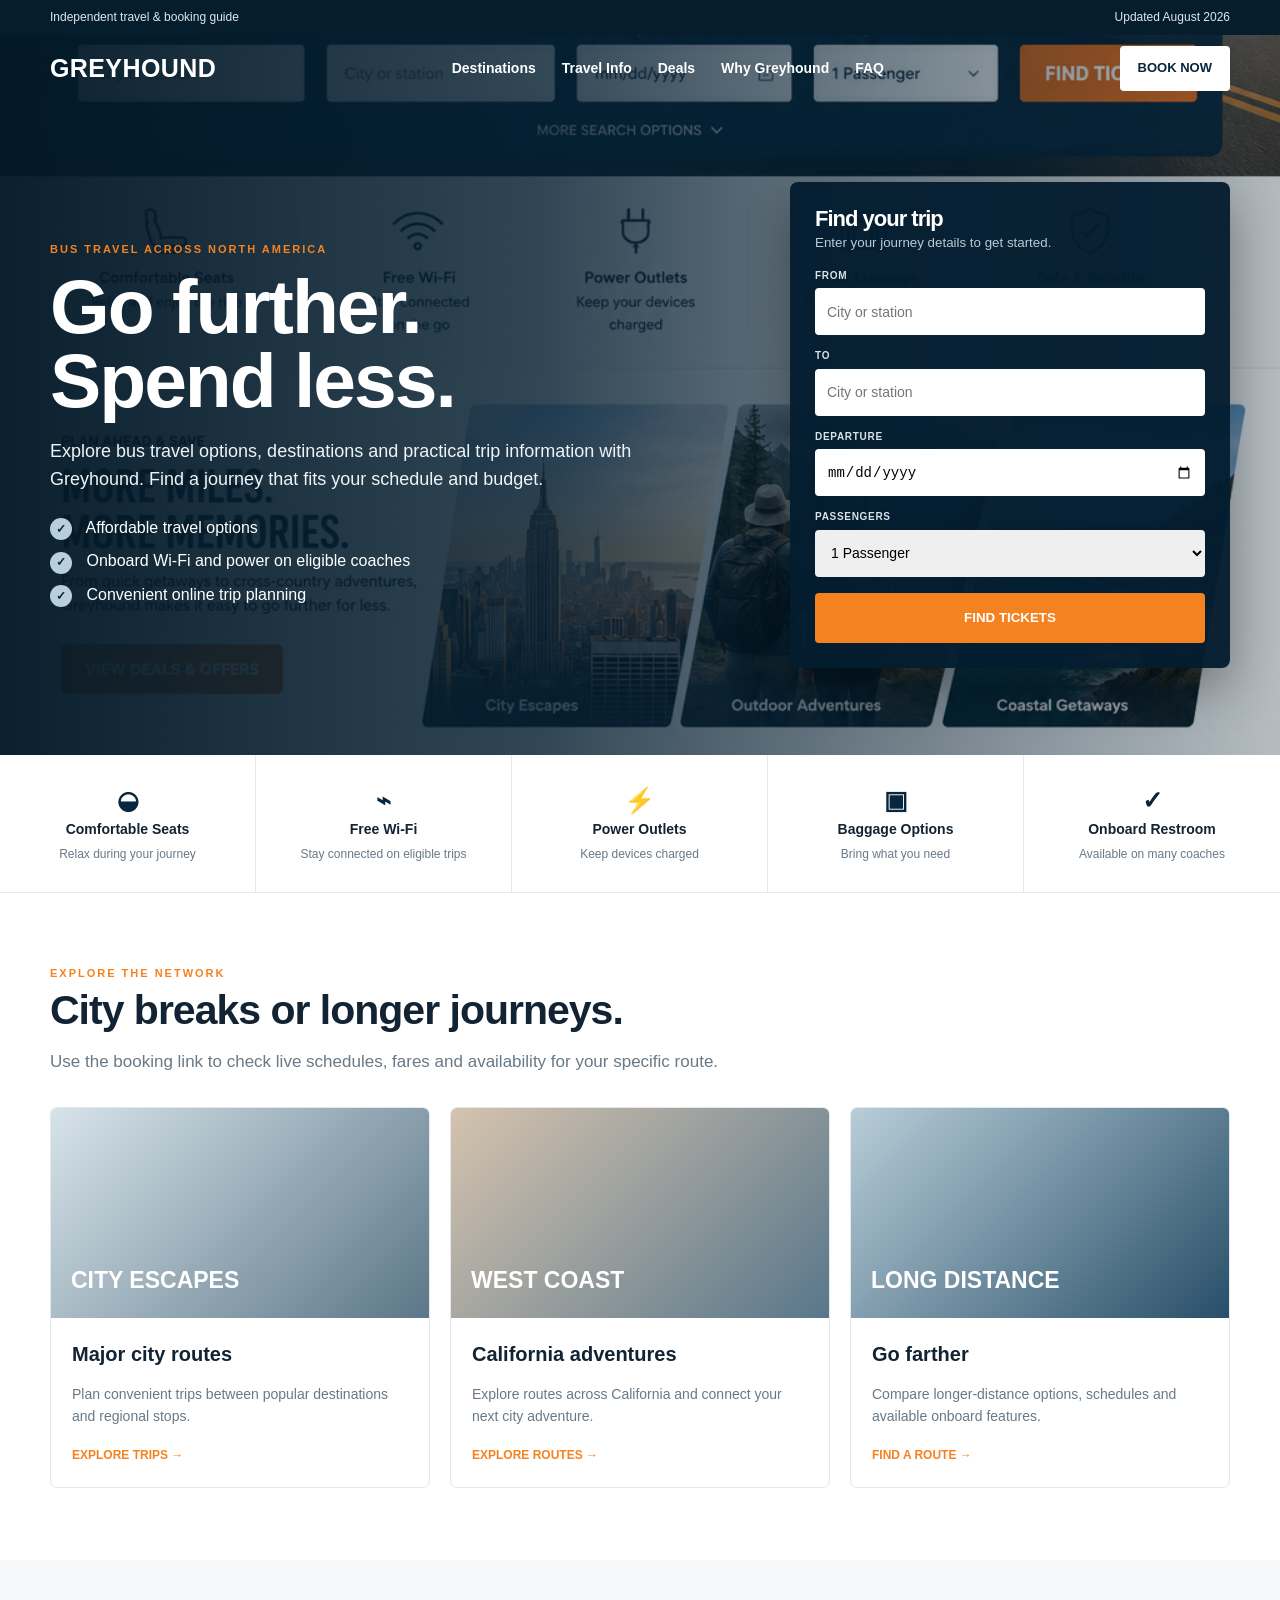
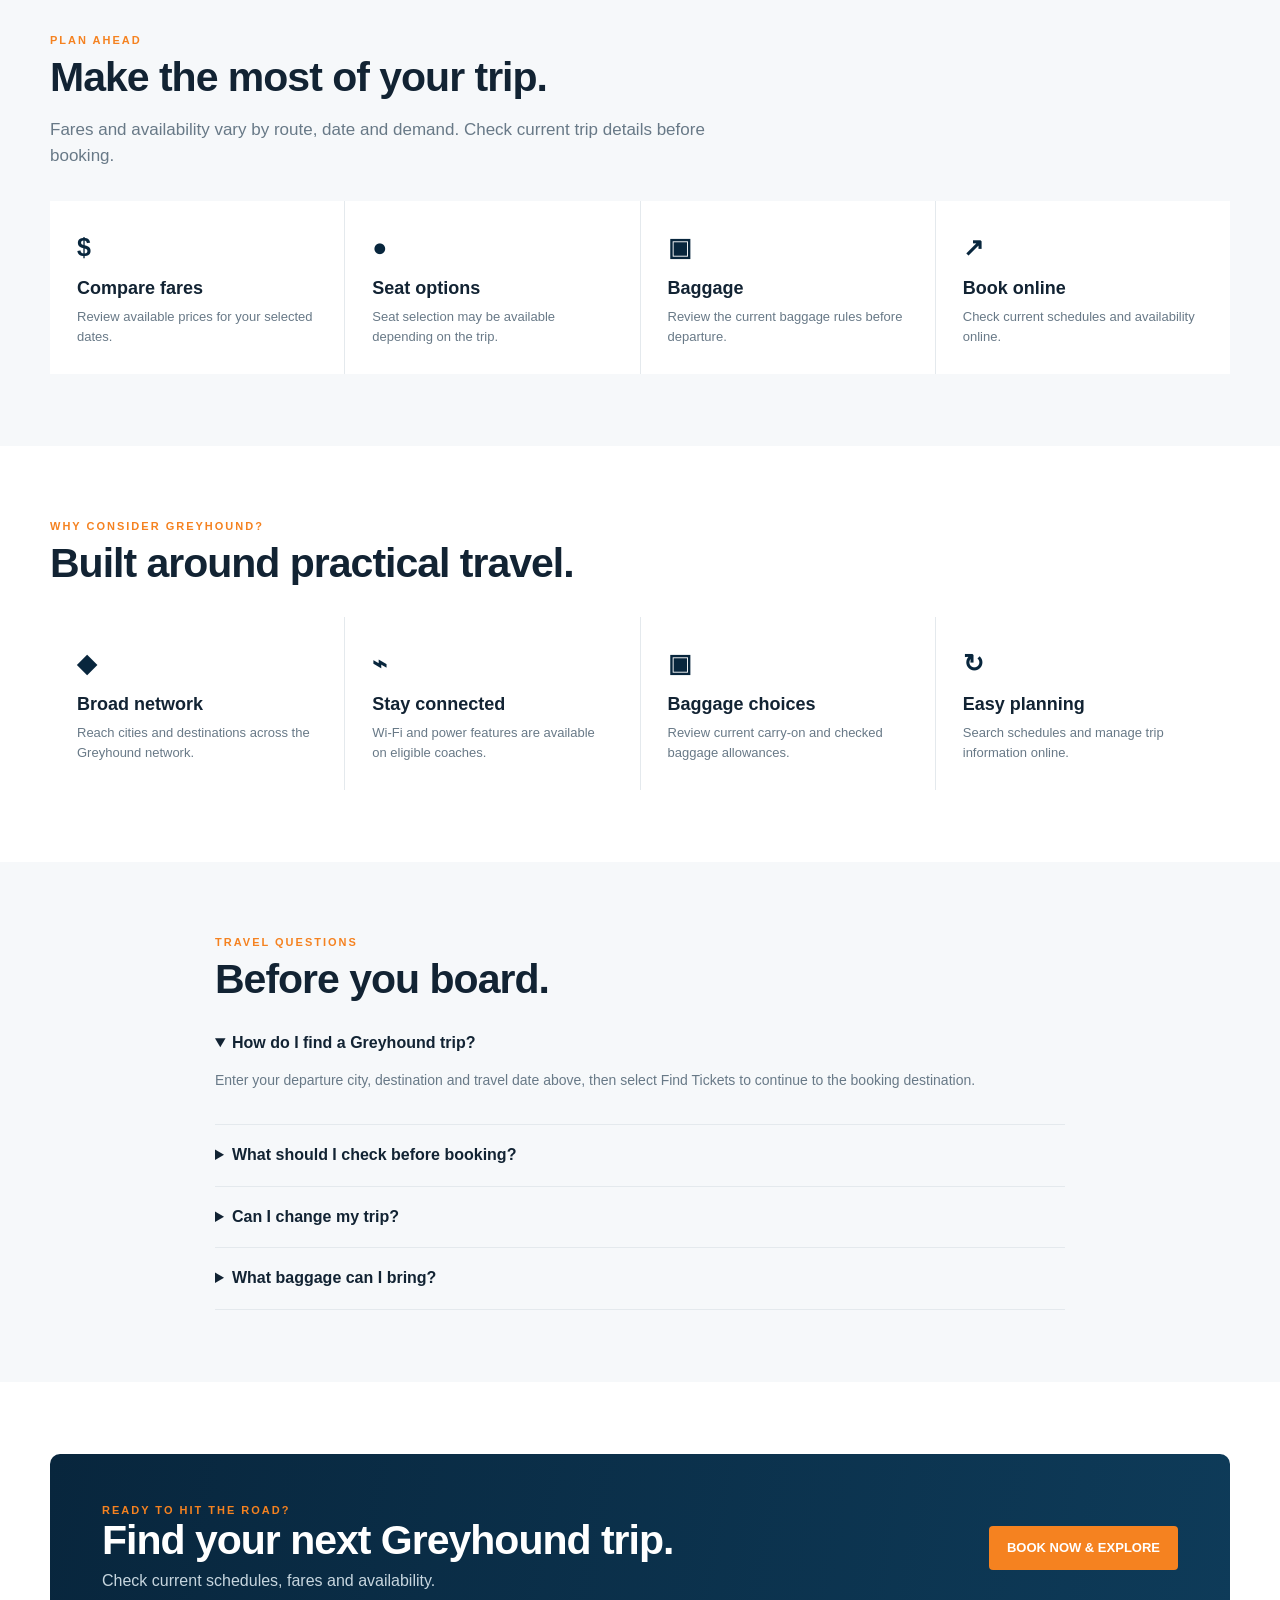
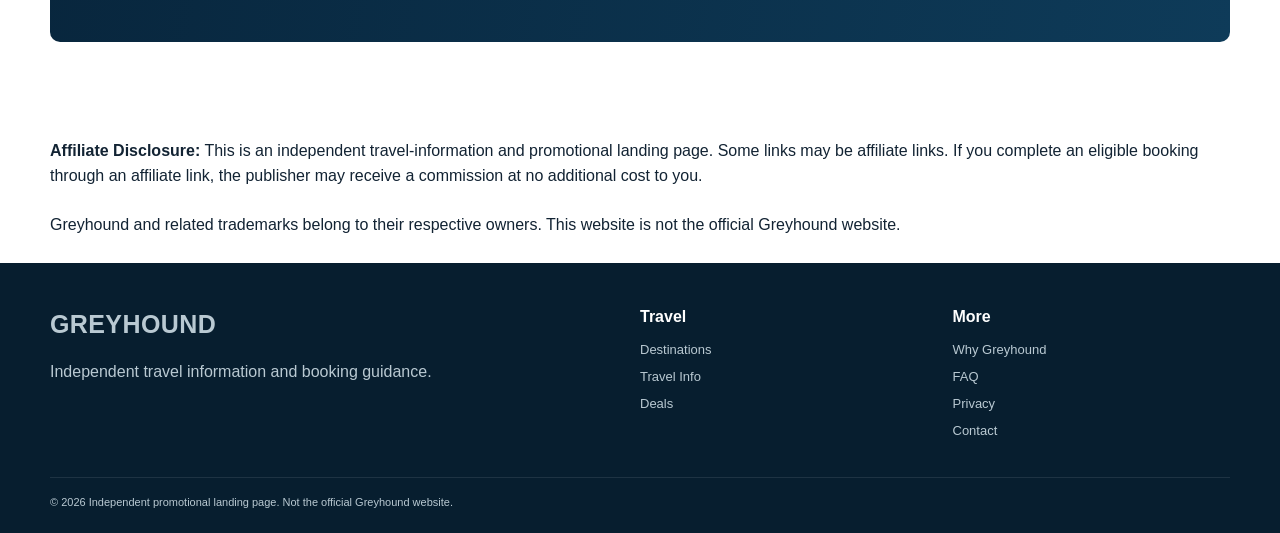
<file: index.html>
<!doctype html>
<html lang="en">
<head>
  <meta charset="utf-8">
  <meta name="viewport" content="width=device-width, initial-scale=1">

  <title>Greyhound Travel Guide | Affordable Bus Trips</title>

  <meta
    name="description"
    content="Explore Greyhound bus travel, destinations, travel features, baggage information and booking guidance."
  >

  <meta name="robots" content="index, follow">

  <link rel="stylesheet" href="styles.css">
</head>

<body>

  <!-- TOP BAR -->
  <div class="top">
    <div class="wrap">
      <span>Independent travel &amp; booking guide</span>
      <span>Updated August 2026</span>
    </div>
  </div>


  <!-- HEADER -->
  <header>
    <div class="wrap nav">

      <a class="logo" href="index.html">
        GREYHOUND
      </a>

      <nav class="links">
        <a href="#destinations">Destinations</a>
        <a href="#travel">Travel Info</a>
        <a href="#deals">Deals</a>
        <a href="#why">Why Greyhound</a>
        <a href="#faq">FAQ</a>
      </nav>

      <a
        class="navbtn"
        data-affiliate
        href="#"
      >
        BOOK NOW
      </a>

    </div>
  </header>


  <!-- HERO -->
  <section class="hero">

    <div class="wrap hero-grid">

      <div>

        <div class="eyebrow">
          BUS TRAVEL ACROSS NORTH AMERICA
        </div>

        <h1>
          Go further.<br>
          Spend less.
        </h1>

        <p>
          Explore bus travel options, destinations and practical trip
          information with Greyhound. Find a journey that fits your
          schedule and budget.
        </p>


        <div class="ticks">

          <div class="tick">
            Affordable travel options
          </div>

          <div class="tick">
            Onboard Wi-Fi and power on eligible coaches
          </div>

          <div class="tick">
            Convenient online trip planning
          </div>

        </div>

      </div>


      <!-- BOOKING BOX -->
      <div class="booking">

        <h2>Find your trip</h2>

        <small>
          Enter your journey details to get started.
        </small>


        <form id="trip-form">

          <!-- FROM -->
          <div class="field">

            <label for="fromCity">
              From
            </label>

            <input
              id="fromCity"
              name="from"
              type="text"
              list="cities"
              placeholder="City or station"
              autocomplete="off"
              required
            >

          </div>


          <!-- TO -->
          <div class="field">

            <label for="toCity">
              To
            </label>

            <input
              id="toCity"
              name="to"
              type="text"
              list="cities"
              placeholder="City or station"
              autocomplete="off"
              required
            >

          </div>


          <!-- CITY DATABASE -->
          <datalist id="cities">

            <option value="Atlanta, GA"></option>
            <option value="Austin, TX"></option>
            <option value="Baltimore, MD"></option>
            <option value="Boston, MA"></option>
            <option value="Chicago, IL"></option>
            <option value="Dallas, TX"></option>
            <option value="Denver, CO"></option>
            <option value="Detroit, MI"></option>
            <option value="Houston, TX"></option>
            <option value="Las Vegas, NV"></option>
            <option value="Los Angeles, CA"></option>
            <option value="Miami, FL"></option>
            <option value="Minneapolis, MN"></option>
            <option value="New Orleans, LA"></option>
            <option value="New York, NY"></option>
            <option value="Orlando, FL"></option>
            <option value="Philadelphia, PA"></option>
            <option value="Phoenix, AZ"></option>
            <option value="Pittsburgh, PA"></option>
            <option value="Portland, OR"></option>
            <option value="Sacramento, CA"></option>
            <option value="San Antonio, TX"></option>
            <option value="San Diego, CA"></option>
            <option value="San Francisco, CA"></option>
            <option value="Seattle, WA"></option>
            <option value="St. Louis, MO"></option>
            <option value="Tampa, FL"></option>
            <option value="Washington, DC"></option>

          </datalist>


          <!-- DATE -->
          <div class="field">

            <label for="departureDate">
              Departure
            </label>

            <input
              id="departureDate"
              name="date"
              type="date"
              required
            >

          </div>


          <!-- PASSENGERS -->
          <div class="field">

            <label for="passengers">
              Passengers
            </label>

            <select
              id="passengers"
              name="passengers"
            >

              <option value="1">
                1 Passenger
              </option>

              <option value="2">
                2 Passengers
              </option>

              <option value="3">
                3 Passengers
              </option>

              <option value="4">
                4 Passengers
              </option>

              <option value="5">
                5 Passengers
              </option>

              <option value="6">
                6 Passengers
              </option>

            </select>

          </div>


          <!-- SEARCH -->
          <button
            class="search"
            type="submit"
          >
            FIND TICKETS
          </button>


          <div
            id="formmsg"
            class="formmsg"
          >
            You'll be redirected to the booking page to
            check current schedules and fares.
          </div>

        </form>

      </div>

    </div>

  </section>


  <!-- FEATURES -->
  <section
    class="features"
    id="travel"
  >

    <div class="feature">

      <div class="icon">
        ◒
      </div>

      <strong>
        Comfortable Seats
      </strong>

      <span>
        Relax during your journey
      </span>

    </div>


    <div class="feature">

      <div class="icon">
        ⌁
      </div>

      <strong>
        Free Wi-Fi
      </strong>

      <span>
        Stay connected on eligible trips
      </span>

    </div>


    <div class="feature">

      <div class="icon">
        ⚡
      </div>

      <strong>
        Power Outlets
      </strong>

      <span>
        Keep devices charged
      </span>

    </div>


    <div class="feature">

      <div class="icon">
        ▣
      </div>

      <strong>
        Baggage Options
      </strong>

      <span>
        Bring what you need
      </span>

    </div>


    <div class="feature">

      <div class="icon">
        ✓
      </div>

      <strong>
        Onboard Restroom
      </strong>

      <span>
        Available on many coaches
      </span>

    </div>

  </section>


  <!-- DESTINATIONS -->
  <section
    class="section"
    id="destinations"
  >

    <div class="wrap">

      <div class="kicker">
        EXPLORE THE NETWORK
      </div>

      <h2>
        City breaks or longer journeys.
      </h2>

      <p class="lead">
        Use the booking link to check live schedules,
        fares and availability for your specific route.
      </p>


      <div class="cards">


        <!-- CARD 1 -->
        <article class="card">

          <div class="cardimg">
            CITY ESCAPES
          </div>

          <div class="cardbody">

            <h3>
              Major city routes
            </h3>

            <p>
              Plan convenient trips between popular
              destinations and regional stops.
            </p>

            <a
              class="orange"
              data-affiliate
              href="#"
            >
              Explore trips →
            </a>

          </div>

        </article>


        <!-- CARD 2 -->
        <article class="card">

          <div class="cardimg">
            WEST COAST
          </div>

          <div class="cardbody">

            <h3>
              California adventures
            </h3>

            <p>
              Explore routes across California and
              connect your next city adventure.
            </p>

            <a
              class="orange"
              data-affiliate
              href="#"
            >
              Explore routes →
            </a>

          </div>

        </article>


        <!-- CARD 3 -->
        <article class="card">

          <div class="cardimg">
            LONG DISTANCE
          </div>

          <div class="cardbody">

            <h3>
              Go farther
            </h3>

            <p>
              Compare longer-distance options,
              schedules and available onboard features.
            </p>

            <a
              class="orange"
              data-affiliate
              href="#"
            >
              Find a route →
            </a>

          </div>

        </article>

      </div>

    </div>

  </section>


  <!-- DEALS -->
  <section
    class="section alt"
    id="deals"
  >

    <div class="wrap">

      <div class="kicker">
        PLAN AHEAD
      </div>

      <h2>
        Make the most of your trip.
      </h2>

      <p class="lead">
        Fares and availability vary by route, date and demand.
        Check current trip details before booking.
      </p>


      <div class="grid4">


        <div class="box">

          <div class="icon">
            $
          </div>

          <h3>
            Compare fares
          </h3>

          <p>
            Review available prices for your selected dates.
          </p>

        </div>


        <div class="box">

          <div class="icon">
            ●
          </div>

          <h3>
            Seat options
          </h3>

          <p>
            Seat selection may be available depending
            on the trip.
          </p>

        </div>


        <div class="box">

          <div class="icon">
            ▣
          </div>

          <h3>
            Baggage
          </h3>

          <p>
            Review the current baggage rules before
            departure.
          </p>

        </div>


        <div class="box">

          <div class="icon">
            ↗
          </div>

          <h3>
            Book online
          </h3>

          <p>
            Check current schedules and availability online.
          </p>

        </div>

      </div>

    </div>

  </section>


  <!-- WHY GREYHOUND -->
  <section
    class="section"
    id="why"
  >

    <div class="wrap">

      <div class="kicker">
        WHY CONSIDER GREYHOUND?
      </div>

      <h2>
        Built around practical travel.
      </h2>


      <div class="grid4">


        <div class="box">

          <div class="icon">
            ◆
          </div>

          <h3>
            Broad network
          </h3>

          <p>
            Reach cities and destinations across
            the Greyhound network.
          </p>

        </div>


        <div class="box">

          <div class="icon">
            ⌁
          </div>

          <h3>
            Stay connected
          </h3>

          <p>
            Wi-Fi and power features are available
            on eligible coaches.
          </p>

        </div>


        <div class="box">

          <div class="icon">
            ▣
          </div>

          <h3>
            Baggage choices
          </h3>

          <p>
            Review current carry-on and checked
            baggage allowances.
          </p>

        </div>


        <div class="box">

          <div class="icon">
            ↻
          </div>

          <h3>
            Easy planning
          </h3>

          <p>
            Search schedules and manage trip
            information online.
          </p>

        </div>

      </div>

    </div>

  </section>


  <!-- FAQ -->
  <section
    class="section alt"
    id="faq"
  >

    <div class="wrap faq">

      <div class="kicker">
        TRAVEL QUESTIONS
      </div>

      <h2>
        Before you board.
      </h2>


      <details open>

        <summary>
          How do I find a Greyhound trip?
        </summary>

        <p>
          Enter your departure city, destination and
          travel date above, then select Find Tickets
          to continue to the booking destination.
        </p>

      </details>


      <details>

        <summary>
          What should I check before booking?
        </summary>

        <p>
          Review the current fare, schedule, baggage
          allowance, seat options, departure station
          and ticket terms for your specific trip.
        </p>

      </details>


      <details>

        <summary>
          Can I change my trip?
        </summary>

        <p>
          Eligibility, fees and conditions vary by
          ticket. Review the current booking terms
          for the exact ticket you purchase.
        </p>

      </details>


      <details>

        <summary>
          What baggage can I bring?
        </summary>

        <p>
          Baggage allowances can vary depending on
          the trip and ticket. Always check the latest
          baggage information before travelling.
        </p>

      </details>

    </div>

  </section>


  <!-- FINAL CTA -->
  <section class="section">

    <div class="wrap">

      <div class="cta">

        <div>

          <div class="kicker">
            READY TO HIT THE ROAD?
          </div>

          <h2>
            Find your next Greyhound trip.
          </h2>

          <p>
            Check current schedules, fares and availability.
          </p>

        </div>


        <a
          class="btn"
          data-affiliate
          href="#"
        >
          BOOK NOW &amp; EXPLORE
        </a>

      </div>

    </div>

  </section>


  <!-- AFFILIATE DISCLOSURE -->
  <section
    class="section"
    id="affiliate-note"
    style="padding-top:25px;padding-bottom:25px"
  >

    <div class="wrap">

      <div class="disclosure">

        <strong>Affiliate Disclosure:</strong>

        This is an independent travel-information
        and promotional landing page. Some links
        may be affiliate links. If you complete an
        eligible booking through an affiliate link,
        the publisher may receive a commission at
        no additional cost to you.

        <br><br>

        Greyhound and related trademarks belong to
        their respective owners. This website is not
        the official Greyhound website.

      </div>

    </div>

  </section>


  <!-- FOOTER -->
  <footer>

    <div class="wrap">

      <div class="foot">


        <div>

          <div class="logo">
            GREYHOUND
          </div>

          <p>
            Independent travel information and
            booking guidance.
          </p>

        </div>


        <div>

          <h4>
            Travel
          </h4>

          <a href="#destinations">
            Destinations
          </a>

          <a href="#travel">
            Travel Info
          </a>

          <a href="#deals">
            Deals
          </a>

        </div>


        <div>

          <h4>
            More
          </h4>

          <a href="#why">
            Why Greyhound
          </a>

          <a href="#faq">
            FAQ
          </a>

          <a href="privacy.html">
            Privacy
          </a>

          <a href="contact.html">
            Contact
          </a>

        </div>


      </div>


      <div class="copy">

        © 2026 Independent promotional landing page.
        Not the official Greyhound website.

      </div>

    </div>

  </footer>


  <!-- JAVASCRIPT -->
  <script src="site.js"></script>

</body>
</html>
</file>
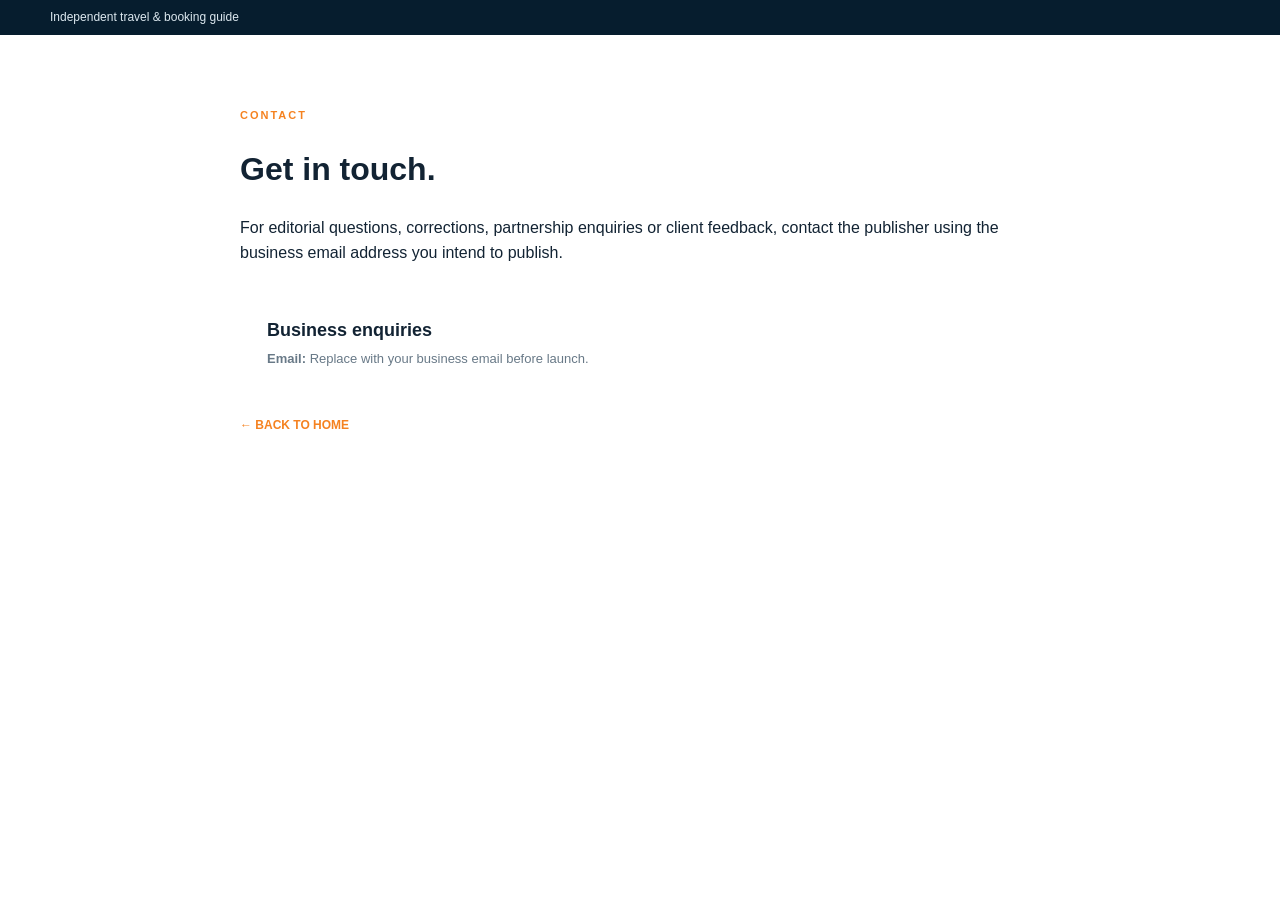
<file: contact.html>
<!doctype html><html lang="en"><head><meta charset="utf-8"><meta name="viewport" content="width=device-width,initial-scale=1"><title>Contact | Greyhound Travel Guide</title><link rel="stylesheet" href="styles.css"></head><body><div class="top"><div class="wrap"><span>Independent travel & booking guide</span></div></div><main class="section"><div class="wrap" style="max-width:800px"><div class="kicker">Contact</div><h1>Get in touch.</h1><p>For editorial questions, corrections, partnership enquiries or client feedback, contact the publisher using the business email address you intend to publish.</p><div class="box"><h3>Business enquiries</h3><p><strong>Email:</strong> Replace with your business email before launch.</p></div><p><a class="orange" href="index.html">← Back to home</a></p></div></main></body></html>
</file>
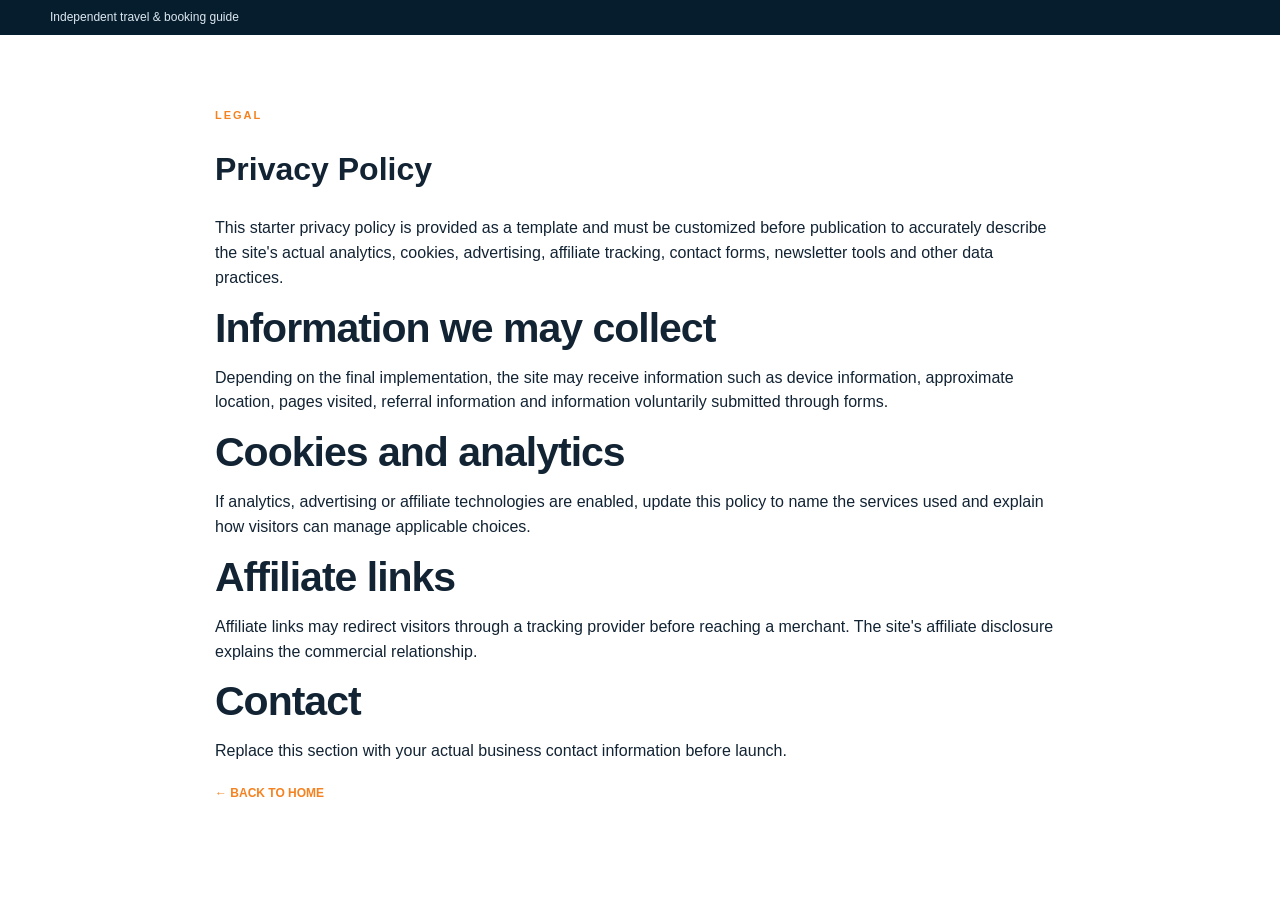
<file: privacy.html>
<!doctype html><html lang="en"><head><meta charset="utf-8"><meta name="viewport" content="width=device-width,initial-scale=1"><title>Privacy Policy | Greyhound Travel Guide</title><link rel="stylesheet" href="styles.css"></head><body><div class="top"><div class="wrap"><span>Independent travel & booking guide</span></div></div><main class="section"><div class="wrap" style="max-width:850px"><div class="kicker">Legal</div><h1>Privacy Policy</h1><p>This starter privacy policy is provided as a template and must be customized before publication to accurately describe the site's actual analytics, cookies, advertising, affiliate tracking, contact forms, newsletter tools and other data practices.</p><h2>Information we may collect</h2><p>Depending on the final implementation, the site may receive information such as device information, approximate location, pages visited, referral information and information voluntarily submitted through forms.</p><h2>Cookies and analytics</h2><p>If analytics, advertising or affiliate technologies are enabled, update this policy to name the services used and explain how visitors can manage applicable choices.</p><h2>Affiliate links</h2><p>Affiliate links may redirect visitors through a tracking provider before reaching a merchant. The site's affiliate disclosure explains the commercial relationship.</p><h2>Contact</h2><p>Replace this section with your actual business contact information before launch.</p><p><a class="orange" href="index.html">← Back to home</a></p></div></main></body></html>
</file>
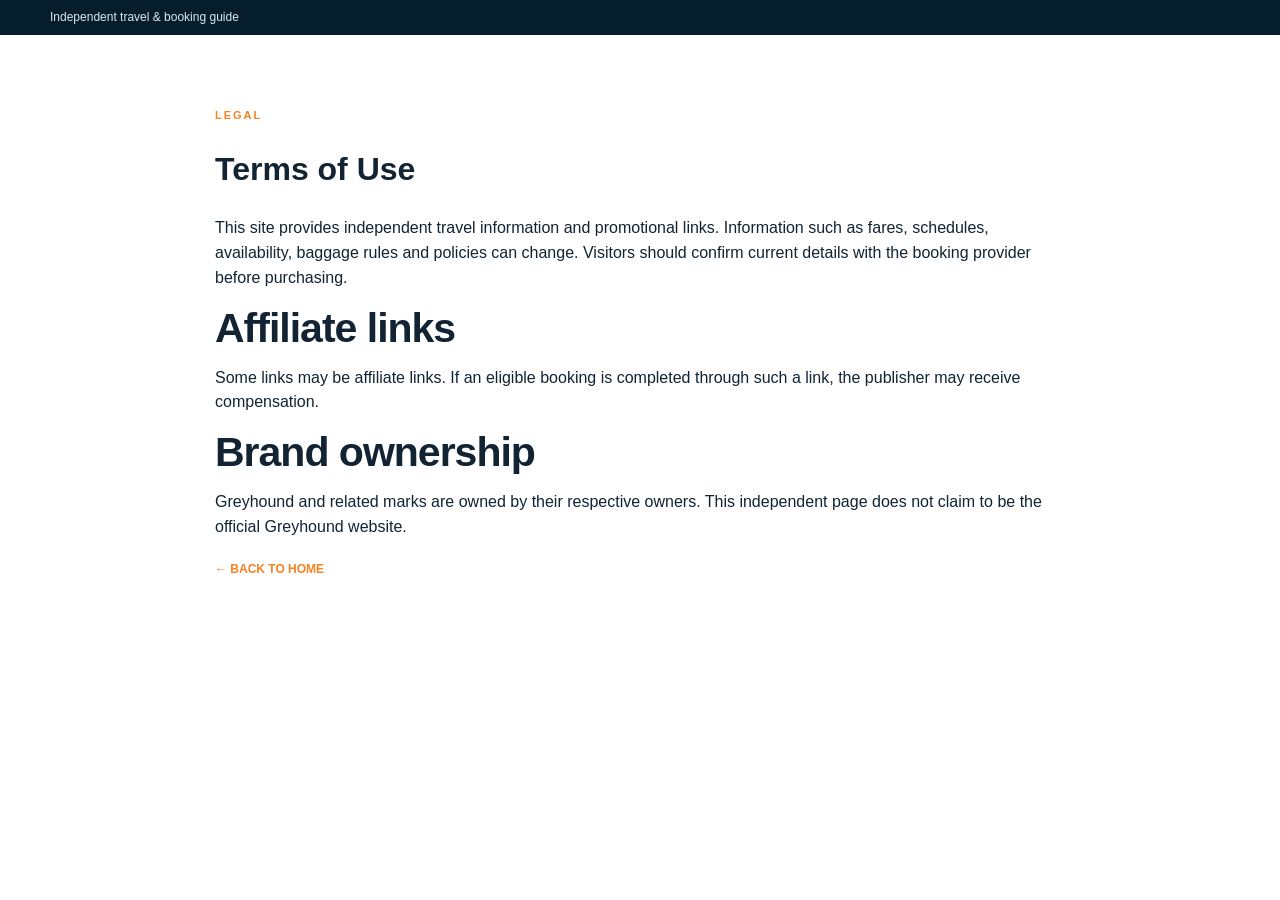
<file: terms.html>
<!doctype html><html lang="en"><head><meta charset="utf-8"><meta name="viewport" content="width=device-width,initial-scale=1"><title>Terms of Use | Greyhound Travel Guide</title><link rel="stylesheet" href="styles.css"></head><body><div class="top"><div class="wrap"><span>Independent travel & booking guide</span></div></div><main class="section"><div class="wrap" style="max-width:850px"><div class="kicker">Legal</div><h1>Terms of Use</h1><p>This site provides independent travel information and promotional links. Information such as fares, schedules, availability, baggage rules and policies can change. Visitors should confirm current details with the booking provider before purchasing.</p><h2>Affiliate links</h2><p>Some links may be affiliate links. If an eligible booking is completed through such a link, the publisher may receive compensation.</p><h2>Brand ownership</h2><p>Greyhound and related marks are owned by their respective owners. This independent page does not claim to be the official Greyhound website.</p><p><a class="orange" href="index.html">← Back to home</a></p></div></main></body></html>
</file>
<file: styles.css>
:root{--navy:#08263d;--navy2:#0e3b59;--orange:#f58220;--ink:#122333;--muted:#687987;--line:#e4e9ed;--bg:#f6f8fa;--white:#fff;--max:1180px}
*{box-sizing:border-box}html{scroll-behavior:smooth}body{margin:0;font-family:Arial,Helvetica,sans-serif;color:var(--ink);line-height:1.55}a{text-decoration:none;color:inherit}.wrap{width:min(var(--max),calc(100% - 40px));margin:auto}
.top{background:#061d2e;color:#dce8ef;font-size:12px;padding:8px 0}.top .wrap{display:flex;justify-content:space-between}
header{position:absolute;top:31px;left:0;right:0;z-index:5;color:#fff}.nav{height:75px;display:flex;align-items:center;justify-content:space-between}.logo{font-size:25px;font-weight:900;letter-spacing:.4px}.links{display:flex;gap:26px;font-size:14px;font-weight:700}.links a:hover{color:#ffd0ae}.navbtn,.btn{background:#fff;color:var(--navy);padding:12px 18px;border-radius:4px;font-weight:900;font-size:13px}
.hero{min-height:720px;color:#fff;padding:125px 0 65px;display:flex;align-items:center;background:linear-gradient(90deg,rgba(3,25,40,.97),rgba(5,31,49,.82) 42%,rgba(5,31,49,.28)),url('/assets/greyhound-hero.png') center/cover}.hero-grid{display:grid;grid-template-columns:1fr 440px;gap:60px;align-items:center}.eyebrow,.kicker{color:var(--orange);font-size:11px;text-transform:uppercase;letter-spacing:2px;font-weight:900}.hero h1{font-size:clamp(48px,6vw,78px);line-height:.96;letter-spacing:-2px;margin:12px 0 20px}.hero p{font-size:18px;max-width:660px;color:#edf4f7}.ticks{display:grid;gap:9px;margin-top:22px}.tick:before{content:'✓';display:inline-flex;align-items:center;justify-content:center;background:#b9d0dc;color:var(--navy);border-radius:50%;width:22px;height:22px;margin-right:10px;font-size:12px;font-weight:900}
.booking{background:rgba(4,29,47,.96);padding:25px;border-radius:8px;box-shadow:0 18px 50px #0005}.booking h2{margin:0;font-size:22px}.booking small{color:#b9cbd5}.field{margin-top:13px}.field label{display:block;color:#d8e3e9;text-transform:uppercase;font-size:10px;font-weight:800;letter-spacing:.7px;margin-bottom:5px}.field input,.field select{width:100%;height:47px;border:0;border-radius:4px;padding:0 12px;font-size:14px}.search{width:100%;height:50px;border:0;border-radius:4px;background:var(--orange);color:#fff;font-weight:900;margin-top:16px;cursor:pointer}.formmsg{display:none;color:#cfe0e8;font-size:11px;margin-top:10px}
.features{display:grid;grid-template-columns:repeat(5,1fr);border-bottom:1px solid var(--line)}.feature{text-align:center;padding:26px 14px;border-right:1px solid var(--line)}.feature:last-child{border:0}.icon{font-size:25px;font-weight:900;color:var(--navy)}.feature strong{display:block;font-size:14px}.feature span{font-size:12px;color:var(--muted)}
.section{padding:72px 0}.alt{background:var(--bg)}h2{font-size:41px;line-height:1.05;margin:7px 0 12px;letter-spacing:-1px}.lead{max-width:720px;color:var(--muted);font-size:17px}.cards{display:grid;grid-template-columns:repeat(3,1fr);gap:20px;margin-top:32px}.card{border:1px solid var(--line);border-radius:7px;overflow:hidden;background:#fff}.cardimg{height:210px;background:linear-gradient(135deg,#d7e3e9,#5c7788);display:flex;align-items:end;padding:20px;color:#fff;font-size:23px;font-weight:900}.card:nth-child(2) .cardimg{background:linear-gradient(135deg,#d5c3ae,#59778b)}.card:nth-child(3) .cardimg{background:linear-gradient(135deg,#b8cdd8,#284f69)}.cardbody{padding:21px}.cardbody h3{margin:0 0 8px;font-size:20px}.cardbody p{font-size:14px;color:var(--muted)}.orange{color:var(--orange);font-size:12px;font-weight:900;text-transform:uppercase}
.grid4{display:grid;grid-template-columns:repeat(4,1fr);gap:1px;background:var(--line);margin-top:32px}.box{background:#fff;padding:27px}.box h3{font-size:18px;margin:8px 0 4px}.box p{font-size:13px;color:var(--muted);margin:0}
.cta{background:linear-gradient(100deg,var(--navy),var(--navy2));border-radius:10px;color:#fff;padding:48px 52px;display:flex;align-items:center;justify-content:space-between;gap:25px}.cta h2{margin:0 0 7px}.cta p{margin:0;color:#c7d6df}.cta .btn{background:var(--orange);color:#fff}
.faq{max-width:850px}.faq details{border-bottom:1px solid var(--line);padding:18px 0}.faq summary{font-weight:800;cursor:pointer}.faq p{color:var(--muted);font-size:14px}
footer{background:#071e2f;color:#b9c9d2;padding:42px 0 22px}.foot{display:grid;grid-template-columns:2fr 1fr 1fr;gap:35px}.foot h4{color:#fff;margin:0 0 10px}.foot a{display:block;font-size:13px;margin:7px 0}.copy{border-top:1px solid #ffffff18;margin-top:28px;padding-top:16px;font-size:11px}
@media(max-width:900px){.hero-grid{grid-template-columns:1fr}.links{display:none}.features{grid-template-columns:1fr 1fr}.cards,.grid4{grid-template-columns:1fr 1fr}.cta{display:block}.cta .btn{margin-top:18px}}
@media(max-width:560px){.wrap{width:calc(100% - 24px)}.hero h1{font-size:48px}.features,.cards,.grid4,.foot{grid-template-columns:1fr}.feature{border-right:0;border-bottom:1px solid var(--line)}.section{padding:52px 0}h2{font-size:34px}.cta{padding:34px 25px}}
</file>
